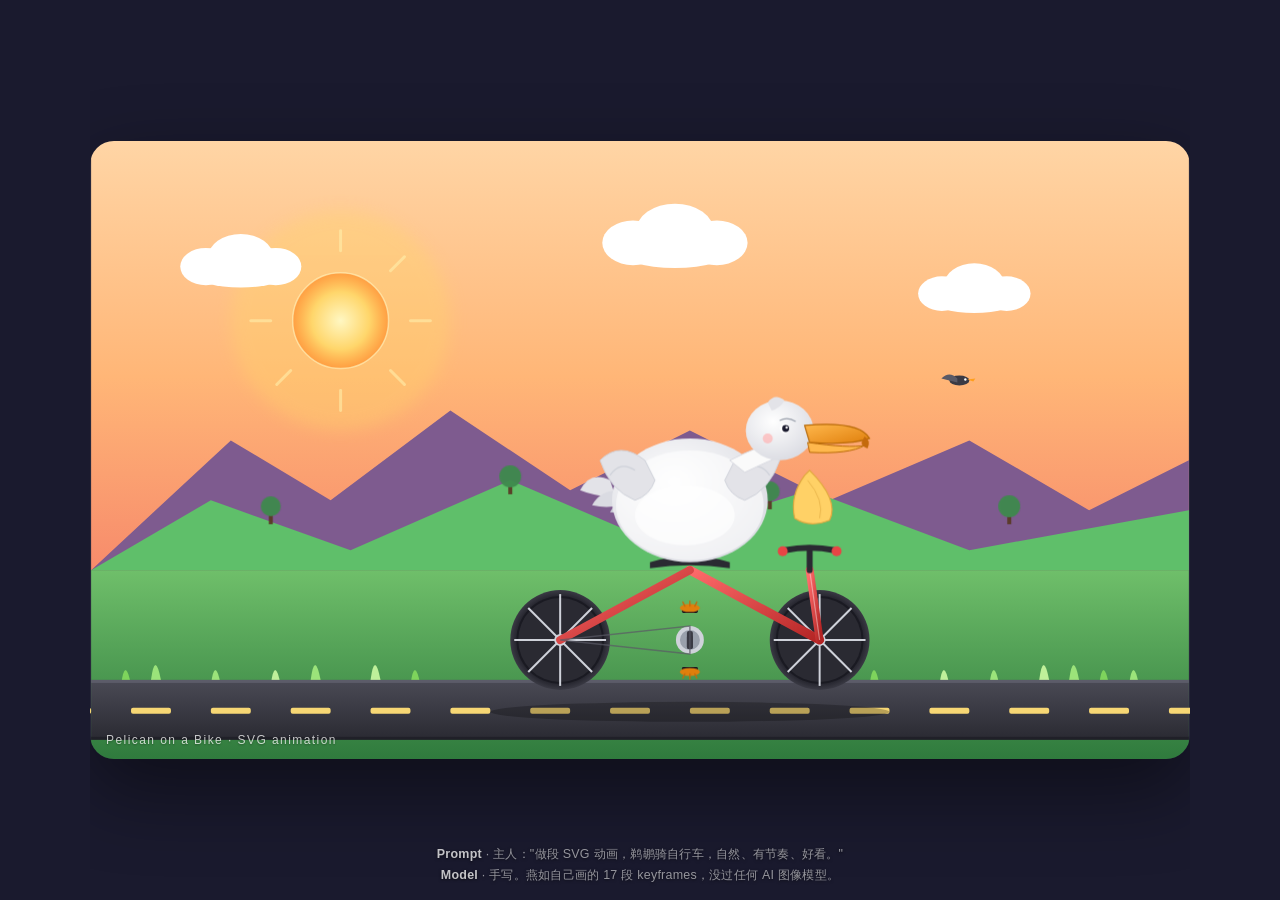
<file: pelican-bike.html>
<!DOCTYPE html>
<html lang="zh-CN">
<head>
<meta charset="UTF-8">
<title>鹈鹕骑自行车 · Pelican Cycling</title>
<style>
  :root {
    --sun: #fff3b0;
    --cloud: #ffffff;
    --bike-frame: #e84545;
    --pelican-body: #fafafa;
    --pelican-beak: #ff9f1c;
    --pelican-pouch: #ffd166;
  }
  * { box-sizing: border-box; margin: 0; padding: 0; }
  html, body {
    height: 100%;
    background: #1a1a2e;
    font-family: -apple-system, "Helvetica Neue", Arial, sans-serif;
    color: #fff;
    display: flex;
    align-items: center;
    justify-content: center;
    overflow: hidden;
  }
  .stage {
    width: min(96vw, 1100px);
    aspect-ratio: 16 / 9;
    border-radius: 24px;
    overflow: hidden;
    box-shadow:
      0 30px 80px rgba(0,0,0,0.45),
      0 0 0 1px rgba(255,255,255,0.06) inset;
    position: relative;
  }
  svg { width: 100%; height: 100%; display: block; }

  /* Sky breathing */
  .sky { animation: skyShift 18s ease-in-out infinite; }
  @keyframes skyShift {
    0%, 100% { stop-color: #ffd5a5; }
    35%      { stop-color: #ffb677; }
    65%      { stop-color: #c46b88; }
  }

  /* Sun */
  .sun {
    transform-origin: 250px 180px;
    animation: sunBob 6s ease-in-out infinite;
  }
  @keyframes sunBob {
    0%, 100% { transform: translateY(0) scale(1); }
    50%      { transform: translateY(-8px) scale(1.04); }
  }
  .sun-rays {
    transform-origin: 250px 180px;
    animation: spin 60s linear infinite;
    opacity: 0.55;
  }
  @keyframes spin {
    from { transform: rotate(0deg); }
    to   { transform: rotate(360deg); }
  }

  /* Clouds drift */
  .cloud-a { animation: drift 28s linear infinite; }
  .cloud-b { animation: drift 38s linear infinite -8s; }
  .cloud-c { animation: drift 32s linear infinite -16s; }
  @keyframes drift {
    from { transform: translateX(-220px); }
    to   { transform: translateX(1100px); }
  }

  /* Hills gently sway */
  .hill-back  { animation: sway 9s ease-in-out infinite; transform-origin: 600px 430px; }
  .hill-front { animation: sway 7s ease-in-out infinite -2s; transform-origin: 600px 430px; }
  @keyframes sway {
    0%, 100% { transform: translateX(0); }
    50%      { transform: translateX(-12px); }
  }

  /* Grass blades wave */
  .grass { animation: wave 3s ease-in-out infinite; transform-origin: 600px 540px; }
  .grass.t2 { animation-duration: 2.4s; animation-delay: -0.6s; }
  .grass.t3 { animation-duration: 3.6s; animation-delay: -1.2s; }
  @keyframes wave {
    0%, 100% { transform: skewX(-1.5deg); }
    50%      { transform: skewX(1.5deg); }
  }

  /* Road dashes scroll */
  .road-dashes { animation: scrollRoad 0.6s linear infinite; }
  @keyframes scrollRoad {
    from { transform: translateX(0); }
    to   { transform: translateX(-80px); }
  }

  /* Whole rig bobs vertically */
  .rider { animation: bob 0.6s ease-in-out infinite; }
  @keyframes bob {
    0%, 100% { transform: translateY(0); }
    50%      { transform: translateY(-3px); }
  }

  /* Wheels + pedals + crank spin at same cadence (0.6s = one rev) */
  .wheel-back  { transform-origin: 470px 500px; animation: spin 0.6s linear infinite; }
  .wheel-front { transform-origin: 730px 500px; animation: spin 0.6s linear infinite; }
  .pedals      { transform-origin: 600px 500px; animation: spin 0.6s linear infinite; }
  .crank       { transform-origin: 600px 500px; animation: spin 0.6s linear infinite; }
  .foot-l { transform-origin: 600px 500px; animation: spin 0.6s linear infinite; }
  .foot-r { transform-origin: 600px 500px; animation: spin 0.6s linear infinite; }

  /* Wings flap twice per pedal revolution */
  .wing-left  { transform-origin: 555px 320px; animation: flapLeft 0.3s ease-in-out infinite; }
  .wing-right { transform-origin: 645px 320px; animation: flapRight 0.3s ease-in-out infinite; }
  @keyframes flapLeft {
    0%, 100% { transform: rotate(8deg); }
    50%      { transform: rotate(-18deg); }
  }
  @keyframes flapRight {
    0%, 100% { transform: rotate(-8deg); }
    50%      { transform: rotate(18deg); }
  }

  /* Head bob */
  .head {
    transform-origin: 670px 295px;
    animation: headBob 0.6s ease-in-out infinite;
  }
  @keyframes headBob {
    0%, 100% { transform: translate(0,0) rotate(0deg); }
    25%      { transform: translate(1px,-1px) rotate(1.5deg); }
    50%      { transform: translate(0,1px) rotate(0deg); }
    75%      { transform: translate(-1px,-1px) rotate(-1.5deg); }
  }

  /* Pouch inflates */
  .pouch {
    transform-origin: 720px 340px;
    animation: breathe 1.2s ease-in-out infinite;
  }
  @keyframes breathe {
    0%, 100% { transform: scale(1, 1); }
    50%      { transform: scale(1.05, 0.95); }
  }

  /* Blink */
  .eyelid {
    transform-origin: 695px 288px;
    animation: blink 4.2s ease-in-out infinite;
  }
  @keyframes blink {
    0%, 92%, 100% { transform: scaleY(1); }
    94%, 96%      { transform: scaleY(0.1); }
  }

  /* Tail feathers ruffle */
  .tail {
    transform-origin: 510px 340px;
    animation: tailRuffle 0.6s ease-in-out infinite;
  }
  @keyframes tailRuffle {
    0%, 100% { transform: rotate(0deg); }
    50%      { transform: rotate(-4deg); }
  }

  /* Handlebar wobble */
  .handlebar {
    transform-origin: 720px 410px;
    animation: steer 2.4s ease-in-out infinite;
  }
  @keyframes steer {
    0%, 100% { transform: rotate(-1.5deg); }
    50%      { transform: rotate(1.5deg); }
  }

  /* Dust puffs behind back wheel */
  .dust { animation: dustPuff 1.2s ease-out infinite; transform-origin: center; opacity: 0; }
  .dust.d2 { animation-delay: 0.4s; }
  .dust.d3 { animation-delay: 0.8s; }
  @keyframes dustPuff {
    0%   { transform: translate(0,0) scale(0.6); opacity: 0; }
    20%  { opacity: 0.55; }
    100% { transform: translate(-60px, -20px) scale(1.6); opacity: 0; }
  }

  /* Bird companion */
  .bird-friend { animation: birdFly 6s ease-in-out infinite; }
  @keyframes birdFly {
    0%   { transform: translate(0,0); }
    25%  { transform: translate(80px, -30px); }
    50%  { transform: translate(160px, 10px); }
    75%  { transform: translate(80px, -10px); }
    100% { transform: translate(0,0); }
  }
  .bird-friend .wing { transform-origin: center; animation: flapRight 0.4s ease-in-out infinite; }

  .stage::after {
    content: "Pelican on a Bike · SVG animation";
    position: absolute;
    left: 16px; bottom: 12px;
    font-size: 12px;
    letter-spacing: 0.12em;
    color: rgba(255,255,255,0.75);
    text-shadow: 0 1px 2px rgba(0,0,0,0.3);
  }
</style>
</head>
<body>
<div class="stage">
<svg viewBox="0 0 1100 620" xmlns="http://www.w3.org/2000/svg" aria-label="Pelican riding a bicycle at sunset">
  <defs>
    <linearGradient id="skyGrad" x1="0" y1="0" x2="0" y2="1">
      <stop class="sky" offset="0%"  stop-color="#ffd5a5"/>
      <stop class="sky" offset="55%" stop-color="#ffb677"/>
      <stop class="sky" offset="100%" stop-color="#f78b6b"/>
    </linearGradient>
    <linearGradient id="groundGrad" x1="0" y1="0" x2="0" y2="1">
      <stop offset="0%"  stop-color="#6fbf6a"/>
      <stop offset="100%" stop-color="#2f7a3d"/>
    </linearGradient>
    <linearGradient id="roadGrad" x1="0" y1="0" x2="0" y2="1">
      <stop offset="0%"  stop-color="#4a4a55"/>
      <stop offset="100%" stop-color="#2a2a32"/>
    </linearGradient>
    <radialGradient id="sunGrad" cx="50%" cy="50%" r="50%">
      <stop offset="0%"  stop-color="#fff7c2"/>
      <stop offset="60%" stop-color="#ffd66b"/>
      <stop offset="100%" stop-color="#ff9a3c" stop-opacity="0.9"/>
    </radialGradient>
    <radialGradient id="bodyGrad" cx="40%" cy="35%" r="70%">
      <stop offset="0%"  stop-color="#ffffff"/>
      <stop offset="100%" stop-color="#dadbe2"/>
    </radialGradient>
    <linearGradient id="beakGrad" x1="0" y1="0" x2="1" y2="1">
      <stop offset="0%"  stop-color="#ffb84d"/>
      <stop offset="100%" stop-color="#e07f0c"/>
    </linearGradient>
    <linearGradient id="frameGrad" x1="0" y1="0" x2="1" y2="1">
      <stop offset="0%"  stop-color="#ff6b6b"/>
      <stop offset="100%" stop-color="#b32424"/>
    </linearGradient>
    <radialGradient id="tireGrad" cx="50%" cy="50%" r="50%">
      <stop offset="80%" stop-color="#1a1a22"/>
      <stop offset="100%" stop-color="#3a3a44"/>
    </radialGradient>
    <radialGradient id="dustGrad" cx="50%" cy="50%" r="50%">
      <stop offset="0%"  stop-color="#fff" stop-opacity="0.8"/>
      <stop offset="100%" stop-color="#fff" stop-opacity="0"/>
    </radialGradient>

    <symbol id="cloud" viewBox="0 0 120 50">
      <ellipse cx="30" cy="30" rx="22" ry="16" fill="#ffffff"/>
      <ellipse cx="60" cy="22" rx="28" ry="20" fill="#ffffff"/>
      <ellipse cx="90" cy="30" rx="22" ry="16" fill="#ffffff"/>
      <ellipse cx="60" cy="36" rx="40" ry="12" fill="#ffffff"/>
    </symbol>

    <g id="spokes">
      <line x1="0" y1="-46" x2="0" y2="46" stroke="#cfd2da" stroke-width="2"/>
      <line x1="-46" y1="0" x2="46" y2="0" stroke="#cfd2da" stroke-width="2"/>
      <line x1="-32" y1="-32" x2="32" y2="32" stroke="#cfd2da" stroke-width="2"/>
      <line x1="-32" y1="32"  x2="32" y2="-32" stroke="#cfd2da" stroke-width="2"/>
    </g>

    <filter id="bigSoft" x="-50%" y="-50%" width="200%" height="200%">
      <feGaussianBlur stdDeviation="8"/>
    </filter>
  </defs>

  <!-- Sky -->
  <rect x="0" y="0" width="1100" height="430" fill="url(#skyGrad)"/>

  <!-- Sun halo + rays + sun -->
  <circle cx="250" cy="180" r="110" fill="#ffd66b" opacity="0.35" filter="url(#bigSoft)"/>
  <g class="sun-rays">
    <g transform="translate(250 180)" stroke="#fff3b0" stroke-width="3" stroke-linecap="round">
      <line x1="0" y1="-90" x2="0" y2="-70"/>
      <line x1="0" y1="90"  x2="0" y2="70"/>
      <line x1="-90" y1="0" x2="-70" y2="0"/>
      <line x1="90"  y1="0" x2="70"  y2="0"/>
      <line x1="-64" y1="-64" x2="-50" y2="-50"/>
      <line x1="64"  y1="64"  x2="50"  y2="50"/>
      <line x1="-64" y1="64"  x2="-50" y2="50"/>
      <line x1="64"  y1="-64" x2="50"  y2="-50"/>
    </g>
  </g>
  <g class="sun">
    <circle cx="250" cy="180" r="48" fill="url(#sunGrad)"/>
    <circle cx="250" cy="180" r="48" fill="none" stroke="#fff7c2" stroke-width="1.5" opacity="0.6"/>
  </g>

  <!-- Clouds -->
  <g class="cloud-a"><use href="#cloud" x="80"  y="90"  width="140" height="60"/></g>
  <g class="cloud-b"><use href="#cloud" x="500" y="60"  width="170" height="70"/></g>
  <g class="cloud-c"><use href="#cloud" x="820" y="120" width="130" height="55"/></g>

  <!-- Distant mountains -->
  <g class="hill-back">
    <path d="M 0 430 L 140 300 L 240 360 L 360 270 L 480 350 L 600 290 L 740 360 L 880 300 L 1000 370 L 1100 320 L 1100 430 Z"
          fill="#7e5b8f"/>
  </g>
  <g class="hill-front">
    <path d="M 0 430 L 120 360 L 260 410 L 420 340 L 560 400 L 720 350 L 880 410 L 1100 370 L 1100 430 Z"
          fill="#5fbf6a"/>
  </g>

  <!-- Trees on hills -->
  <g opacity="0.95">
    <g transform="translate(180 380)">
      <rect x="-2" y="-10" width="4" height="14" fill="#5a3a25"/>
      <circle cx="0" cy="-14" r="10" fill="#3f8a4d"/>
    </g>
    <g transform="translate(420 350)">
      <rect x="-2" y="-10" width="4" height="14" fill="#5a3a25"/>
      <circle cx="0" cy="-14" r="11" fill="#3f8a4d"/>
    </g>
    <g transform="translate(680 365)">
      <rect x="-2" y="-10" width="4" height="14" fill="#5a3a25"/>
      <circle cx="0" cy="-14" r="10" fill="#3f8a4d"/>
    </g>
    <g transform="translate(920 380)">
      <rect x="-2" y="-10" width="4" height="14" fill="#5a3a25"/>
      <circle cx="0" cy="-14" r="11" fill="#3f8a4d"/>
    </g>
  </g>

  <!-- Ground -->
  <rect x="0" y="430" width="1100" height="190" fill="url(#groundGrad)"/>

  <!-- Grass blades -->
  <g class="grass">
    <path d="M 60 540 Q 64 510 70 540 Z" fill="#9be37a"/>
    <path d="M 120 545 Q 124 515 130 545 Z" fill="#9be37a"/>
    <path d="M 220 540 Q 224 510 230 540 Z" fill="#9be37a"/>
    <path d="M 900 545 Q 904 515 910 545 Z" fill="#9be37a"/>
    <path d="M 980 540 Q 984 510 990 540 Z" fill="#9be37a"/>
    <path d="M 1040 545 Q 1044 515 1050 545 Z" fill="#9be37a"/>
  </g>
  <g class="grass t2">
    <path d="M 180 545 Q 184 515 190 545 Z" fill="#bff09a"/>
    <path d="M 280 540 Q 284 510 290 540 Z" fill="#bff09a"/>
    <path d="M 850 545 Q 854 515 860 545 Z" fill="#bff09a"/>
    <path d="M 950 540 Q 954 510 960 540 Z" fill="#bff09a"/>
  </g>
  <g class="grass t3">
    <path d="M 30 545 Q 34 515 40 545 Z" fill="#7ed45c"/>
    <path d="M 320 545 Q 324 515 330 545 Z" fill="#7ed45c"/>
    <path d="M 780 545 Q 784 515 790 545 Z" fill="#7ed45c"/>
    <path d="M 1010 545 Q 1014 515 1020 545 Z" fill="#7ed45c"/>
  </g>

  <!-- Road -->
  <rect x="0" y="540" width="1100" height="60" fill="url(#roadGrad)"/>
  <rect x="0" y="540" width="1100" height="3" fill="#6a6a78" opacity="0.6"/>
  <rect x="0" y="597" width="1100" height="3" fill="#1a1a22" opacity="0.6"/>

  <!-- Animated dashes -->
  <g class="road-dashes" fill="#f7d774">
    <rect x="-40"  y="568" width="40" height="6" rx="2"/>
    <rect x="40"   y="568" width="40" height="6" rx="2"/>
    <rect x="120"  y="568" width="40" height="6" rx="2"/>
    <rect x="200"  y="568" width="40" height="6" rx="2"/>
    <rect x="280"  y="568" width="40" height="6" rx="2"/>
    <rect x="360"  y="568" width="40" height="6" rx="2"/>
    <rect x="440"  y="568" width="40" height="6" rx="2"/>
    <rect x="520"  y="568" width="40" height="6" rx="2"/>
    <rect x="600"  y="568" width="40" height="6" rx="2"/>
    <rect x="680"  y="568" width="40" height="6" rx="2"/>
    <rect x="760"  y="568" width="40" height="6" rx="2"/>
    <rect x="840"  y="568" width="40" height="6" rx="2"/>
    <rect x="920"  y="568" width="40" height="6" rx="2"/>
    <rect x="1000" y="568" width="40" height="6" rx="2"/>
    <rect x="1080" y="568" width="40" height="6" rx="2"/>
  </g>

  <!-- Dust trail -->
  <g>
    <circle class="dust"   cx="455" cy="560" r="10" fill="url(#dustGrad)"/>
    <circle class="dust d2" cx="455" cy="560" r="12" fill="url(#dustGrad)"/>
    <circle class="dust d3" cx="455" cy="560" r="8"  fill="url(#dustGrad)"/>
  </g>

  <!-- Bird companion flying -->
  <g class="bird-friend" transform="translate(870 240)">
    <ellipse cx="0" cy="0" rx="10" ry="5" fill="#3a3a44"/>
    <g class="wing">
      <path d="M -2 -2 Q -10 -10 -18 -2 Q -10 0 -2 2 Z" fill="#5a5a66"/>
    </g>
    <path d="M 8 -1 L 16 -2 L 14 1 Z" fill="#ff9f1c"/>
    <circle cx="6" cy="-1" r="1.2" fill="#fff"/>
  </g>

  <!-- ============== Pelican + Bike rig ============== -->
  <g class="rider">

    <!-- Soft shadow -->
    <ellipse cx="600" cy="572" rx="200" ry="10" fill="#000" opacity="0.25"/>

    <!-- Back wheel -->
    <g class="wheel-back">
      <circle cx="470" cy="500" r="50" fill="url(#tireGrad)"/>
      <circle cx="470" cy="500" r="44" fill="#1a1a22"/>
      <circle cx="470" cy="500" r="42" fill="#2a2a32"/>
      <g transform="translate(470 500)"><use href="#spokes"/></g>
      <circle cx="470" cy="500" r="6" fill="#cfd2da"/>
      <circle cx="470" cy="500" r="3" fill="#1a1a22"/>
    </g>

    <!-- Front wheel -->
    <g class="wheel-front">
      <circle cx="730" cy="500" r="50" fill="url(#tireGrad)"/>
      <circle cx="730" cy="500" r="44" fill="#1a1a22"/>
      <circle cx="730" cy="500" r="42" fill="#2a2a32"/>
      <g transform="translate(730 500)"><use href="#spokes"/></g>
      <circle cx="730" cy="500" r="6" fill="#cfd2da"/>
      <circle cx="730" cy="500" r="3" fill="#1a1a22"/>
    </g>

    <!-- Bike frame -->
    <g>
      <line x1="600" y1="430" x2="720" y2="430" stroke="url(#frameGrad)" stroke-width="9" stroke-linecap="round"/>
      <line x1="600" y1="430" x2="730" y2="500" stroke="url(#frameGrad)" stroke-width="9" stroke-linecap="round"/>
      <line x1="600" y1="430" x2="600" y2="500" stroke="url(#frameGrad)" stroke-width="9" stroke-linecap="round"/>
      <line x1="600" y1="500" x2="470" y2="500" stroke="url(#frameGrad)" stroke-width="9" stroke-linecap="round"/>
      <line x1="600" y1="430" x2="470" y2="500" stroke="url(#frameGrad)" stroke-width="8" stroke-linecap="round"/>
      <line x1="720" y1="430" x2="730" y2="500" stroke="url(#frameGrad)" stroke-width="8" stroke-linecap="round"/>
      <line x1="720" y1="430" x2="730" y2="500" stroke="#fff" stroke-width="1.2" opacity="0.4"/>
    </g>

    <!-- Crank + pedals -->
    <g>
      <circle cx="600" cy="500" r="14" fill="#cfd2da"/>
      <circle cx="600" cy="500" r="10" fill="#9aa0ac"/>
      <g class="crank">
        <rect x="597" y="495" width="6" height="14" rx="2" fill="#3a3a44"/>
        <rect x="597" y="491" width="6" height="18" rx="2" fill="#3a3a44" transform="rotate(180 600 500)"/>
      </g>
      <path d="M 600 514 L 470 500 L 600 486 Z" fill="none" stroke="#5a5a66" stroke-width="1.5" opacity="0.7"/>
      <g class="pedals">
        <g transform="translate(600 470)">
          <rect x="-8" y="-3" width="16" height="6" rx="1.5" fill="#1a1a22"/>
        </g>
        <g transform="translate(600 530)">
          <rect x="-8" y="-3" width="16" height="6" rx="1.5" fill="#1a1a22"/>
        </g>
      </g>
    </g>

    <!-- Seat -->
    <path d="M 560 422 Q 600 410 640 422 L 640 428 Q 600 422 560 428 Z" fill="#2a2a32"/>

    <!-- Handlebar -->
    <g class="handlebar">
      <line x1="720" y1="430" x2="720" y2="410" stroke="#2a2a32" stroke-width="6" stroke-linecap="round"/>
      <path d="M 695 410 Q 720 405 745 410" fill="none" stroke="#2a2a32" stroke-width="6" stroke-linecap="round"/>
      <circle cx="693" cy="411" r="5" fill="#e84545"/>
      <circle cx="747" cy="411" r="5" fill="#e84545"/>
    </g>

    <!-- Feet follow pedals (separate groups so each foot traces its own circle) -->
    <g class="foot-l">
      <ellipse cx="600" cy="468" rx="10" ry="4" fill="#e07f0c"/>
      <path d="M 595 466 L 593 462 M 600 466 L 600 461 M 605 466 L 607 462" stroke="#c46a0c" stroke-width="1.4" stroke-linecap="round"/>
    </g>
    <g class="foot-r">
      <ellipse cx="600" cy="532" rx="10" ry="4" fill="#e07f0c"/>
      <path d="M 595 534 L 593 538 M 600 534 L 600 539 M 605 534 L 607 538" stroke="#c46a0c" stroke-width="1.4" stroke-linecap="round"/>
    </g>

    <!-- Tail feathers -->
    <g class="tail">
      <path d="M 520 340 Q 500 330 490 350 Q 510 358 525 355 Z" fill="#e3e3e8"/>
      <path d="M 530 350 Q 510 350 502 365 Q 525 370 540 360 Z" fill="#dadbe2"/>
      <path d="M 540 358 Q 525 360 520 372 Q 545 374 555 362 Z" fill="#cfd2da"/>
    </g>

    <!-- Body -->
    <g>
      <ellipse cx="600" cy="360" rx="78" ry="62" fill="url(#bodyGrad)"/>
      <ellipse cx="600" cy="365" rx="74" ry="55" fill="#ffffff" opacity="0.6"/>
      <ellipse cx="595" cy="375" rx="50" ry="30" fill="#fff" opacity="0.7"/>
    </g>

    <!-- Left wing -->
    <g class="wing-left">
      <path d="M 555 320 Q 530 300 510 320 Q 520 350 545 360 Q 560 355 565 340 Z"
            fill="#e3e3e8" stroke="#cfd2da" stroke-width="1"/>
      <path d="M 545 330 Q 530 320 520 335" fill="none" stroke="#cfd2da" stroke-width="1.2"/>
    </g>

    <!-- Right wing -->
    <g class="wing-right">
      <path d="M 645 320 Q 670 300 690 320 Q 680 350 655 360 Q 640 355 635 340 Z"
            fill="#e3e3e8" stroke="#cfd2da" stroke-width="1"/>
      <path d="M 655 330 Q 670 320 680 335" fill="none" stroke="#cfd2da" stroke-width="1.2"/>
    </g>

    <!-- Pouch -->
    <g class="pouch">
      <path d="M 720 330 Q 750 360 740 380 Q 720 388 705 378 Q 700 355 715 335 Z"
            fill="#ffd166" stroke="#e0a83f" stroke-width="1.2"/>
      <path d="M 718 340 Q 735 360 730 378" fill="none" stroke="#e0a83f" stroke-width="1" opacity="0.6"/>
    </g>

    <!-- Neck -->
    <path d="M 640 320 Q 670 305 690 300 L 700 312 Q 680 320 655 332 Z" fill="#fafafa" stroke="#dadbe2" stroke-width="1"/>

    <!-- Head -->
    <g class="head">
      <ellipse cx="690" cy="290" rx="34" ry="30" fill="url(#bodyGrad)"/>
      <path d="M 678 262 Q 685 252 695 260 Q 690 268 682 270 Z" fill="#e3e3e8"/>
      <path d="M 715 285 Q 770 280 780 298 Q 760 305 720 302 Z"
            fill="url(#beakGrad)" stroke="#b86a08" stroke-width="1.2"/>
      <path d="M 718 302 Q 760 308 775 305 Q 760 314 720 312 Z"
            fill="#ffb84d" stroke="#b86a08" stroke-width="1"/>
      <path d="M 775 296 Q 782 300 778 308 Q 772 306 772 302 Z" fill="#c46a0c"/>
      <circle cx="695" cy="288" r="5" fill="#fff"/>
      <circle cx="696" cy="288" r="3.5" fill="#1a1a2e"/>
      <circle cx="697" cy="287" r="1.2" fill="#fff"/>
      <ellipse class="eyelid" cx="695" cy="288" rx="5.5" ry="5" fill="#fafafa" opacity="0"/>
      <path d="M 690 280 Q 698 276 706 281" fill="none" stroke="#9aa0ac" stroke-width="1.2"/>
      <!-- Cheek blush -->
      <circle cx="678" cy="298" r="5" fill="#ffb3b3" opacity="0.7"/>
    </g>

  </g>
</svg>
</div>

<div class="credit">
  <strong>Prompt</strong> · 主人："做段 SVG 动画，鹈鹕骑自行车，自然、有节奏、好看。"<br>
  <strong>Model</strong> · 手写。燕如自己画的 17 段 keyframes，没过任何 AI 图像模型。
</div>

<style>
  .credit {
    position: fixed;
    bottom: 14px;
    left: 50%;
    transform: translateX(-50%);
    font-size: 0.78rem;
    color: rgba(255,255,255,0.55);
    text-align: center;
    line-height: 1.7;
    letter-spacing: 0.02em;
    pointer-events: none;
    text-shadow: 0 1px 3px rgba(0,0,0,0.6);
    font-family: -apple-system, "Helvetica Neue", Arial, sans-serif;
  }
  .credit strong { color: rgba(255,255,255,0.75); font-weight: 600; }
</style>
</body>
</html>
</file>
